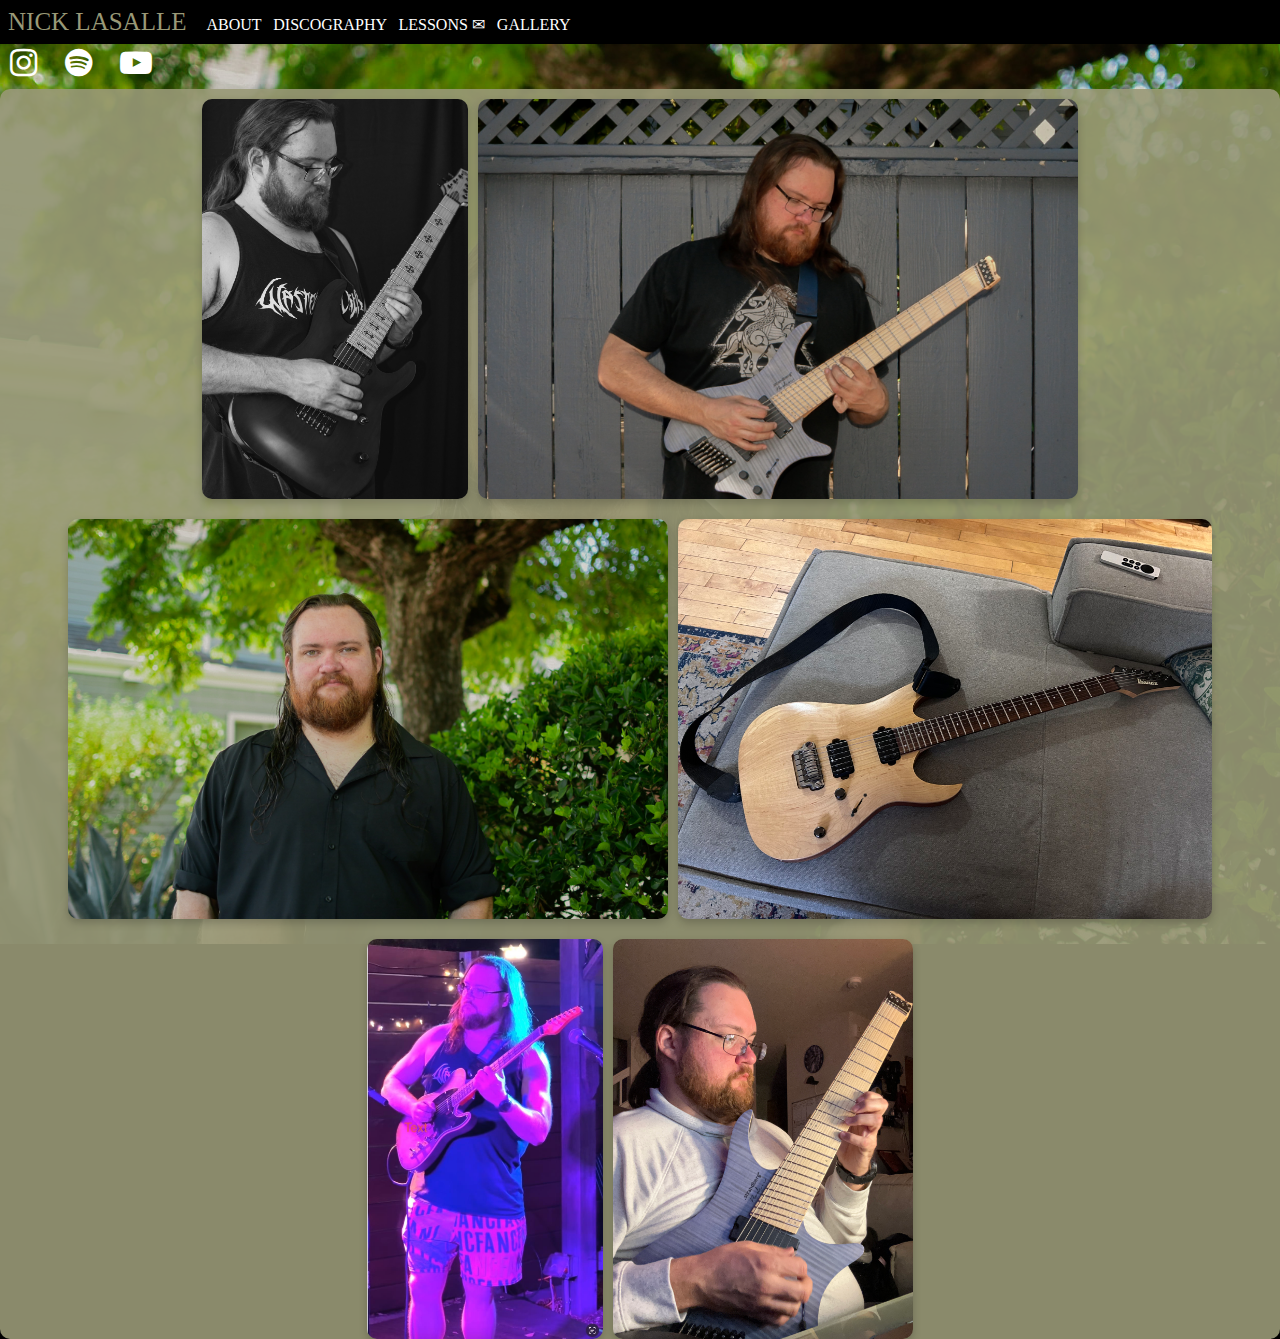
<file: gallery.html>
<!DOCTYPE html>
<html lang="en">
<head>
    <meta charset="UTF-8">
    <meta name="viewport" content="width=device-width, initial-scale=1.0">
    <title>Nick LaSalle Musician Portfolio - Gallery</title>
    <link rel="stylesheet" href="https://cdnjs.cloudflare.com/ajax/libs/font-awesome/4.7.0/css/font-awesome.min.css"> <!-- library for icons-->
    <link rel="stylesheet" href="style.css">
</head>
<body>
<div id="allcontent">
    <div id="topbar"> <!--top navigation bar-->
        <div id="topname" class="top-name">
            <a href="index.html">NICK LASALLE</a>
        </div>
        <div id="navigation">
            <a href="about.html">ABOUT</a>
            <a href="https://open.spotify.com/playlist/0f8VI9qtBT6pPkFCwtc9a7?si=88c98a5c7d634911">DISCOGRAPHY</a>
            <a href="mailto:nlasalle77@gmail.com">LESSONS &#9993</a>
            <a href="gallery.html">GALLERY</a>
        </div>
        <div id="menu"> <!-- this is the hamburger button-->
            <span class="openbutton" id="openbutton" onclick="openNav()">&#9776;</span>
        </div>
    </div>
    <div id="fs-menu"> <!-- fullscreen menu-->
        <div id="fs-topname">
                <a href="index.html">NICK LASALLE</a>
            </div> 
        <div id="fs-links">
            <span class="closebutton" id="closebutton" onclick="closeNav()">&#9932</span>
               
            <a href="about.html">ABOUT</a>
            <a href="https://open.spotify.com/playlist/0f8VI9qtBT6pPkFCwtc9a7?si=88c98a5c7d634911">DISCOGRAPHY</a>
            <a href="mailto:nlasalle77@gmail.com">LESSONS &#9993</a>
            <a href="gallery.html">GALLERY</a>
        </div>
    </div>
        <div class="mainimage" id="mainimage"> 
                <div class="icons">
                <a href="http://www.instagram.com/8stringviking" class="fa fa-instagram"></a>
                <a href="https://open.spotify.com/playlist/0f8VI9qtBT6pPkFCwtc9a7?si=88c98a5c7d634911" class="fa fa-spotify"></a>
               <!-- <a href="#" class="fa fa-facebook"></a> deactivated for now -->
                <a href="https://www.youtube.com/@8StringViking" class="fa fa-youtube-play"></a>
                </div>    
                <div class="gallery">
                    <img src="photos/photo1.jpeg" alt="photo 1">
                    <img src="photos/photo2.JPG" alt="photo 2">
                    <img src="photos/photo3.JPG" alt="photo 3">
                    <img src="photos/photo4.jpeg" alt="photo 4">
                    <img src="photos/photo5.JPG" alt="photo 5">
                    <img src="photos/photo6.JPG" alt="photo 6">
                </div>
        </div>
</div>
<script src="script.js"></script>
</body>
</html>
</file>
<file: style.css>
* {
  margin: 0;
  padding: 0;
  box-sizing: border-box;
}

body{
    background-color: black;
}

/* topbar contains the nav bar and "NICK LASALLE" text */

#topbar{
    background-color: black;
    position: sticky;
    top: 0; 
}

/* "NICK LASALLE" top left text and link styling */
#topname{ 
    display: inline-block;
    padding: 8px;
    font-size: 25px;
}
#topname a{
    color: #997;
    text-decoration: none;
}

/*This is the navigation bar that displays on larger screens at the top */
#navigation{
    display: inline;
}

#navigation a{
    color: white;
    text-decoration: none;
    padding-left: 8px;
    padding-top: 0px;
    overflow: hidden;
}

#navigation a:hover {
    color: #997;
}
/* this element name is "menu" but it's the hamburger bar icon. Need to change this and make sure the selectors for it are changed. */
#menu{
    display: none;
}

#menu a{
    color: white;
}

/* This is the code that brings up the hamburger menu icon when the screen goes below 600px width. */
@media screen and (max-width: 600px){
    #navigation {
        display: none;
    }
    #menu{
        display: inline;
        color: white;
        float: right;
        padding: 0px 10px 0px 0px;
    }
    .icons{
        flex-direction: row-reverse !important; /* used !important here to override the flex direction. */
    }
    #fs-menu{
        position: sticky;
        top: 0px;
    }
}

/* here is the styling for the full screen menu */
#fs-menu{
    display: none;
    height: 100%;
    width: 100%;
    position: fixed;
    z-index: 1;
    background-color: rgba(0,0,0, 0.9);
    overflow-x: hidden;
    font-size: 20px;
}

#fs-topname a{
    color: #997;
    text-decoration: none;
    font-size: 30px;
    padding: 20px 0px 0px 8px;
}

#fs-links a{
    display: block;
    padding: 8px;
    color: white;
    text-decoration: none;
}

#fs-links a:hover{
    color:#997;
}

#fs-links a:active{
    color: wheat;
}

/* fullscreen menu open and close button styling */
#openbutton{
    font-size: 32px;
}

#closebutton{
    color: white;
    float: right;
    padding: 8px;
    font-size: 32px;
}

/* Body of the page */

.mainimage{
  /*  background-image: url(sitebg.jpg); */
    background-image: url(photos/photo3.JPG);
    background-size: cover;
    background-repeat: no-repeat;
    background-position: center;
    background-color: black;
    height: 100vh;
}

.about-mainimage{
  /*  background-image: url(sitebg.jpg); */
    background-image: url(photos/photo2.JPG);
    background-size: cover;
    background-repeat: no-repeat;
    background-position: center;
    background-color: black;
    height: 500px;
}

#about-bio-container{
    margin-top: 10px;
    display: flex;
    align-items: center;
    justify-content: center;
}
#about-bio-text{
    color: white;
    padding: 10px;
    max-width: 800px;
    background-color: rgba(153, 153, 119, 0.9);
    border-radius: 10px;
}

#bio-h1{
   text-align: center;
}

.icons{
    width: 100%;
    display: flex;
    flex-direction:row;
    gap: 8px;
}

.icons a{
    color: white;
    font-size: 32px;
    text-decoration: none;
    padding: 3px 10px 0px 10px;
}

h1{
    color: white;
}

/* About */

#about-container{
    display: flex;
    flex-wrap: wrap;
    gap: 30px;
    margin-top: 30px;
    background-color: rgba(153, 153, 119, 0.9);   
    max-width: 800px;
    color: white;
    align-items: center;

}


#about-me-text {
    flex: 1;
}

/* Gallery */

.gallery {
  display: flex;
  flex-wrap: wrap;
  gap: 10px; /* space between images */
  justify-content: center;
  background-color: rgba(153, 153, 119, 0.9); 
  margin-top: 10px;
  border-radius: 10px;
  max-width: 100vw;
}

.gallery img {
  margin-top: 10px;
  padding-top: 0px;
  max-width: 100vw;
  height: 400px;
  object-fit: contain;
  border-radius: 10px;
  box-shadow: 0 4px 8px rgba(0,0,0,0.2);
  transition: transform 2s;
}
</file>
